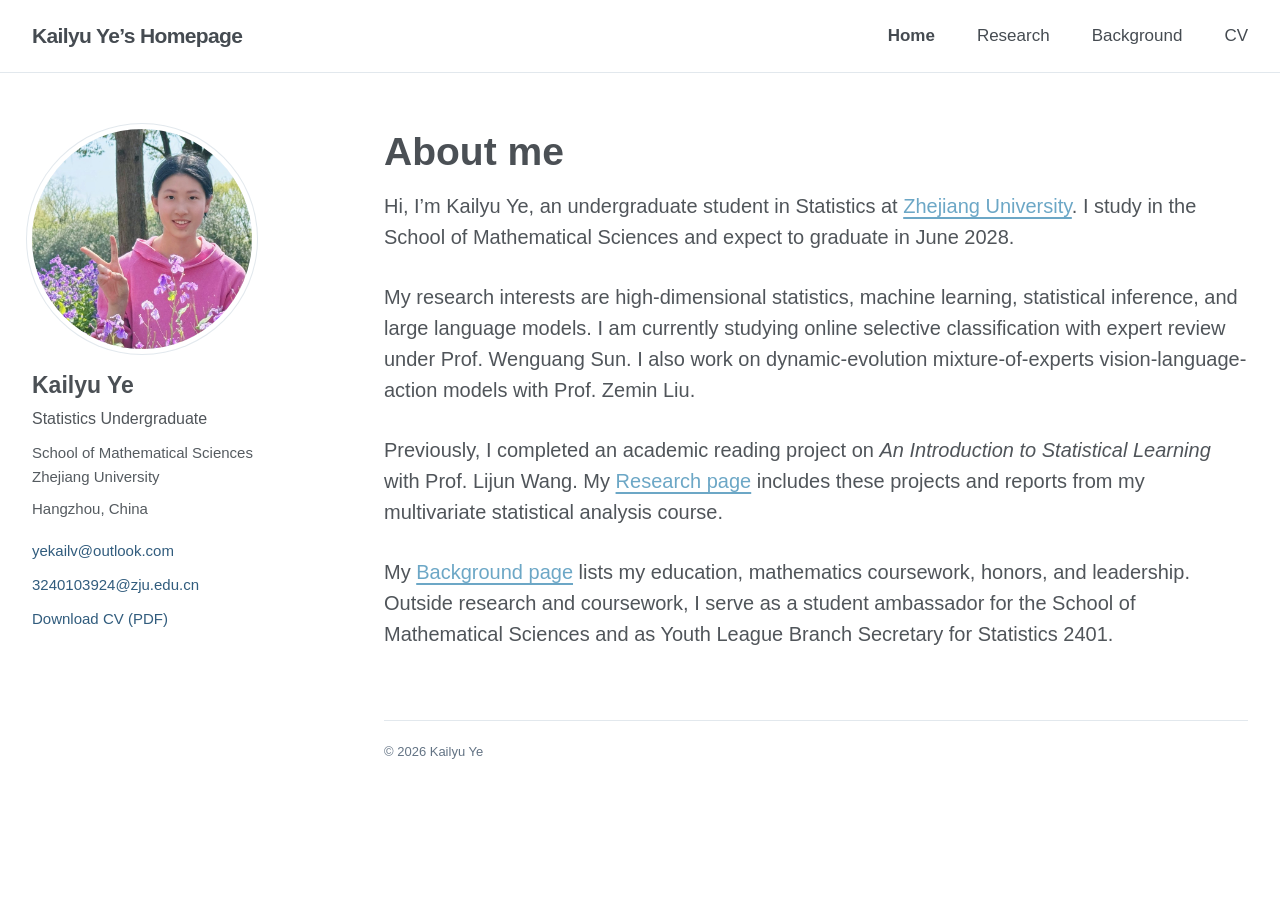
<file: index.html>
<!doctype html>
<html lang="en">
<head>
<meta charset="utf-8">
<meta name="viewport" content="width=device-width, initial-scale=1">
<meta name="description" content="Kailyu Ye, Statistics undergraduate at Zhejiang University. Research, academic projects, and CV.">
<meta name="theme-color" content="#315c7d">
<title>Home | Kailyu Ye</title>
<link rel="icon" href="favicon.svg" type="image/svg+xml">
<link rel="stylesheet" href="styles.css">
</head>
<body class="home-page">
<a class="skip" href="#main">Skip to content</a>
<header class="masthead"><nav class="nav" aria-label="Main navigation"><a class="wordmark" href="">Kailyu Ye’s Homepage</a><div class="nav-links"><a href="" aria-current="page">Home</a><a href="research/">Research</a><a href="background/">Background</a><a href="cv/">CV</a></div></nav></header>
<div class="layout"><aside class="profile" aria-label="Personal information"><img class="portrait" src="profile.jpg" alt="Portrait of Kailyu Ye" width="180" height="180"><h2>Kailyu Ye</h2><p class="role">Statistics Undergraduate</p><p class="affiliation">School of Mathematical Sciences<br>Zhejiang University</p><p class="location">Hangzhou, China</p><div class="profile-links"><a href="mailto:yekailv@outlook.com">yekailv@outlook.com</a><a href="mailto:3240103924@zju.edu.cn">3240103924@zju.edu.cn</a><a href="Kailyu_Ye_CV.pdf" target="_blank" rel="noopener">Download CV (PDF)</a></div></aside><main id="main"><section class="page-intro"><h1>About me</h1><p>Hi, I’m Kailyu Ye, an undergraduate student in Statistics at <a href="https://www.zju.edu.cn/english/">Zhejiang University</a>. I study in the School of Mathematical Sciences and expect to graduate in June 2028.</p><p>My research interests are high-dimensional statistics, machine learning, statistical inference, and large language models. I am currently studying online selective classification with expert review under Prof. Wenguang Sun. I also work on dynamic-evolution mixture-of-experts vision-language-action models with Prof. Zemin Liu.</p><p>Previously, I completed an academic reading project on <em>An Introduction to Statistical Learning</em> with Prof. Lijun Wang. My <a href="research/">Research page</a> includes these projects and reports from my multivariate statistical analysis course.</p><p>My <a href="background/">Background page</a> lists my education, mathematics coursework, honors, and leadership. Outside research and coursework, I serve as a student ambassador for the School of Mathematical Sciences and as Youth League Branch Secretary for Statistics 2401.</p></section><footer>© 2026 Kailyu Ye</footer></main></div>
</body>
</html>
</file>
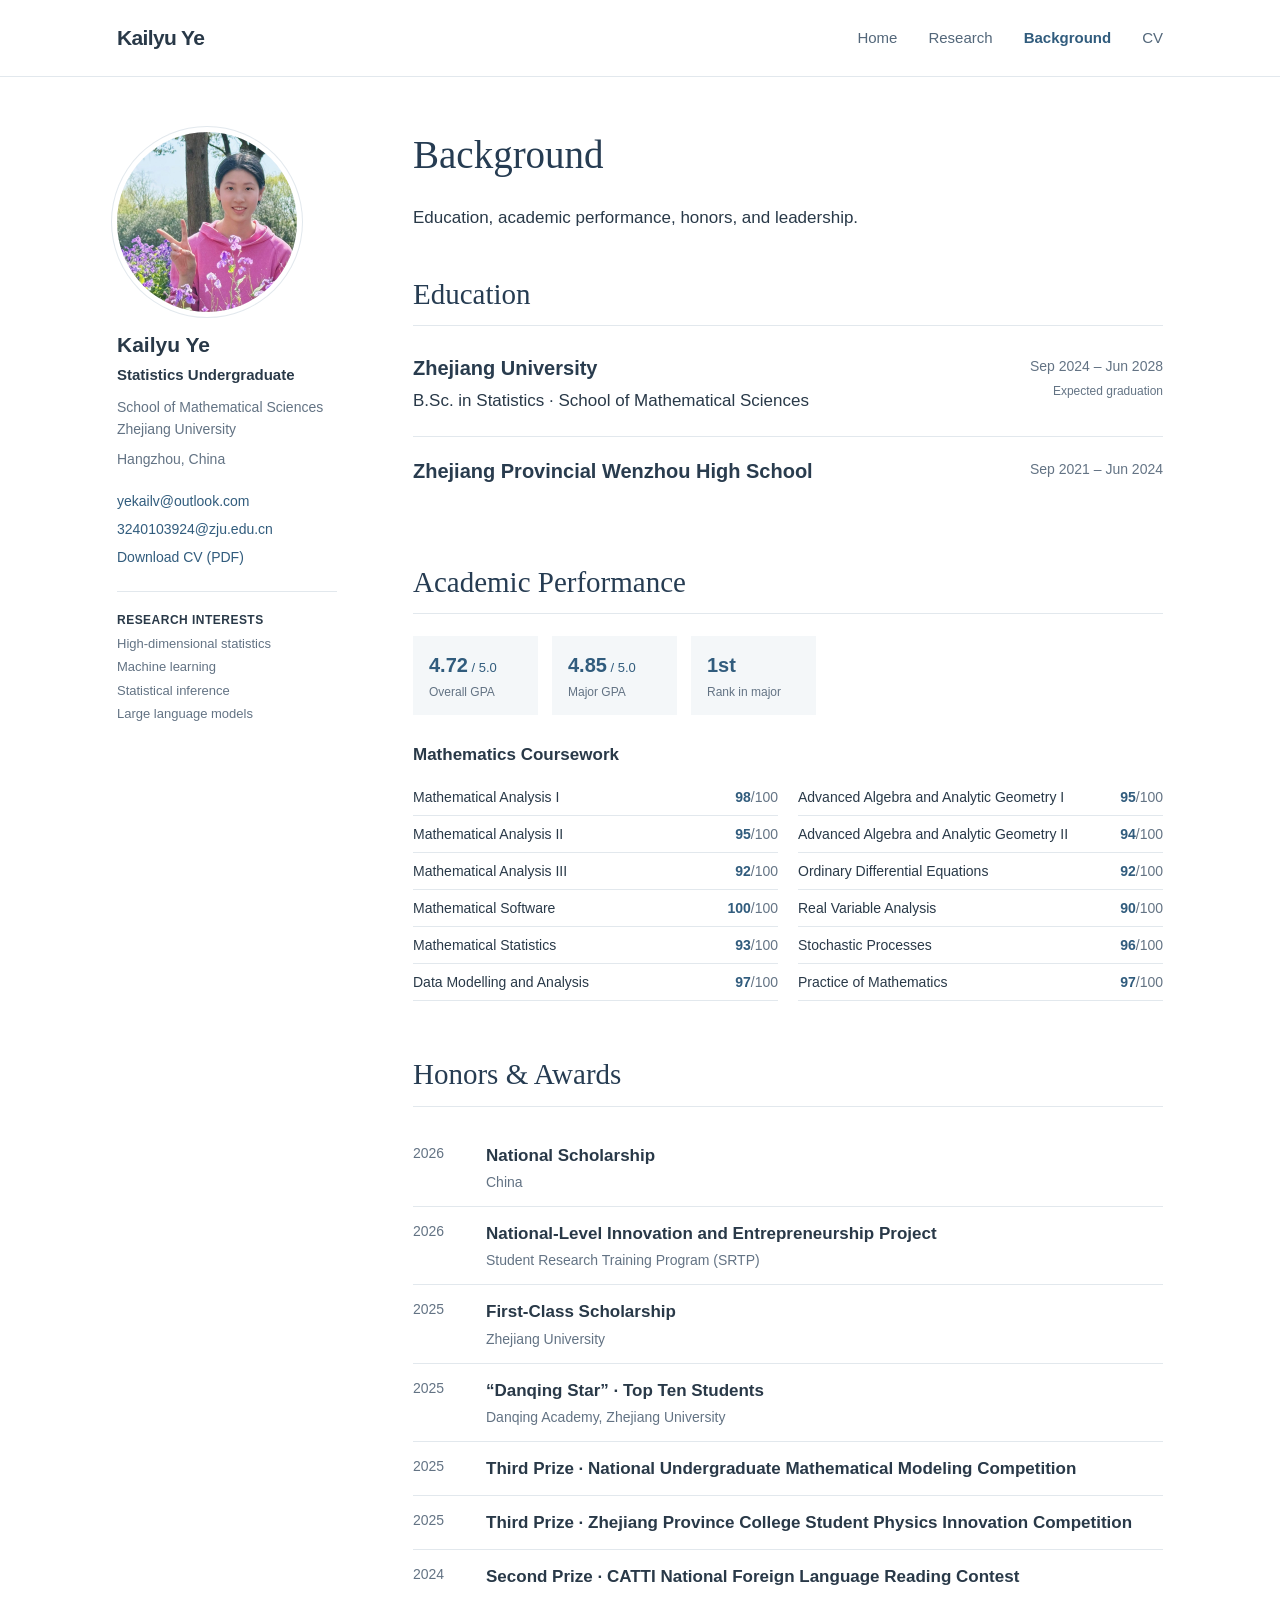
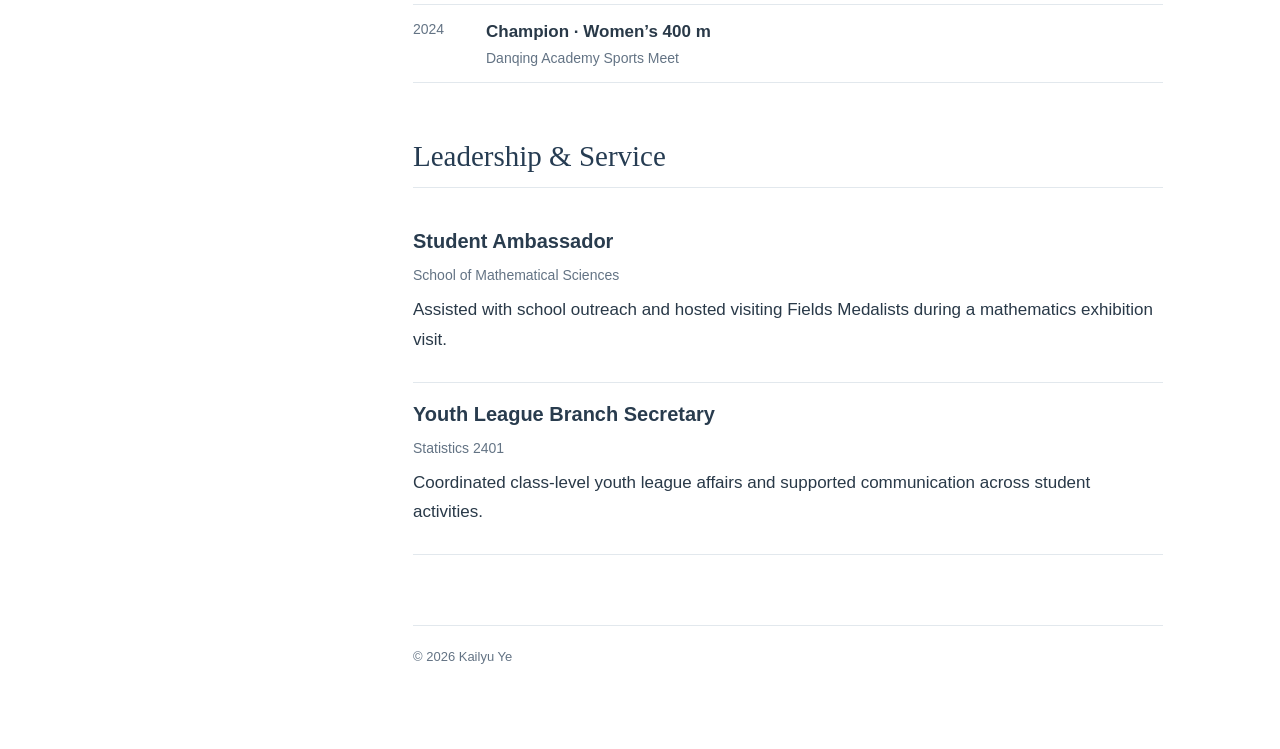
<file: background/index.html>
<!doctype html>
<html lang="en">
<head>
<meta charset="utf-8">
<meta name="viewport" content="width=device-width, initial-scale=1">
<meta name="description" content="Kailyu Ye, Statistics undergraduate at Zhejiang University. Research, academic projects, and CV.">
<meta name="theme-color" content="#315c7d">
<title>Background | Kailyu Ye</title>
<link rel="icon" href="../favicon.svg" type="image/svg+xml">
<link rel="stylesheet" href="../styles.css">
</head>
<body>
<a class="skip" href="#main">Skip to content</a>
<header class="masthead"><nav class="nav" aria-label="Main navigation"><a class="wordmark" href="../">Kailyu Ye</a><div class="nav-links"><a href="../">Home</a><a href="../research/">Research</a><a href="../background/" aria-current="page">Background</a><a href="../cv/">CV</a></div></nav></header>
<div class="layout"><aside class="profile" aria-label="Personal information"><img class="portrait" src="../profile.jpg" alt="Portrait of Kailyu Ye" width="180" height="180"><h2>Kailyu Ye</h2><p class="role">Statistics Undergraduate</p><p class="affiliation">School of Mathematical Sciences<br>Zhejiang University</p><p class="location">Hangzhou, China</p><div class="profile-links"><a href="mailto:yekailv@outlook.com">yekailv@outlook.com</a><a href="mailto:3240103924@zju.edu.cn">3240103924@zju.edu.cn</a><a href="../Kailyu_Ye_CV.pdf" target="_blank" rel="noopener">Download CV (PDF)</a></div><p class="interests"><strong>Research interests</strong><br>High-dimensional statistics<br>Machine learning<br>Statistical inference<br>Large language models</p></aside><main id="main"><section class="page-intro"><h1>Background</h1><p>Education, academic performance, honors, and leadership.</p></section><section class="content-section" id="education"><h2>Education</h2><div class="education-row"><div><h3>Zhejiang University</h3><p>B.Sc. in Statistics · School of Mathematical Sciences</p></div><time>Sep 2024 – Jun 2028<br><small>Expected graduation</small></time></div>
      <div class="education-row secondary"><div><h3>Zhejiang Provincial Wenzhou High School</h3></div><time>Sep 2021 – Jun 2024</time></div>
      </section><section class="content-section" id="coursework"><h2>Academic Performance</h2><div class="academic-stats"><div><strong>4.72<span> / 5.0</span></strong><span>Overall GPA</span></div><div><strong>4.85<span> / 5.0</span></strong><span>Major GPA</span></div><div><strong>1st</strong><span>Rank in major</span></div></div><h3 class="minor-heading">Mathematics Coursework</h3><dl class="courses"><div><dt>Mathematical Analysis I</dt><dd>98<span>/100</span></dd></div><div><dt>Advanced Algebra and Analytic Geometry I</dt><dd>95<span>/100</span></dd></div><div><dt>Mathematical Analysis II</dt><dd>95<span>/100</span></dd></div><div><dt>Advanced Algebra and Analytic Geometry II</dt><dd>94<span>/100</span></dd></div><div><dt>Mathematical Analysis III</dt><dd>92<span>/100</span></dd></div><div><dt>Ordinary Differential Equations</dt><dd>92<span>/100</span></dd></div><div><dt>Mathematical Software</dt><dd>100<span>/100</span></dd></div><div><dt>Real Variable Analysis</dt><dd>90<span>/100</span></dd></div><div><dt>Mathematical Statistics</dt><dd>93<span>/100</span></dd></div><div><dt>Stochastic Processes</dt><dd>96<span>/100</span></dd></div><div><dt>Data Modelling and Analysis</dt><dd>97<span>/100</span></dd></div><div><dt>Practice of Mathematics</dt><dd>97<span>/100</span></dd></div></dl></section><section class="content-section" id="honors"><h2>Honors &amp; Awards</h2><ul class="awards"><li><time>2026</time><div><strong>National Scholarship</strong><span>China</span></div></li><li><time>2026</time><div><strong>National-Level Innovation and Entrepreneurship Project</strong><span>Student Research Training Program (SRTP)</span></div></li><li><time>2025</time><div><strong>First-Class Scholarship</strong><span>Zhejiang University</span></div></li><li><time>2025</time><div><strong>“Danqing Star” · Top Ten Students</strong><span>Danqing Academy, Zhejiang University</span></div></li><li><time>2025</time><div><strong>Third Prize · National Undergraduate Mathematical Modeling Competition</strong></div></li><li><time>2025</time><div><strong>Third Prize · Zhejiang Province College Student Physics Innovation Competition</strong></div></li><li><time>2024</time><div><strong>Second Prize · CATTI National Foreign Language Reading Contest</strong></div></li><li><time>2024</time><div><strong>Champion · Women’s 400 m</strong><span>Danqing Academy Sports Meet</span></div></li></ul></section><section class="content-section" id="service"><h2>Leadership &amp; Service</h2><div class="service-item"><h3>Student Ambassador</h3><p class="subline">School of Mathematical Sciences</p><p>Assisted with school outreach and hosted visiting Fields Medalists during a mathematics exhibition visit.</p></div>
      <div class="service-item"><h3>Youth League Branch Secretary</h3><p class="subline">Statistics 2401</p><p>Coordinated class-level youth league affairs and supported communication across student activities.</p></div></section><footer>© 2026 Kailyu Ye</footer></main></div>
</body>
</html>
</file>
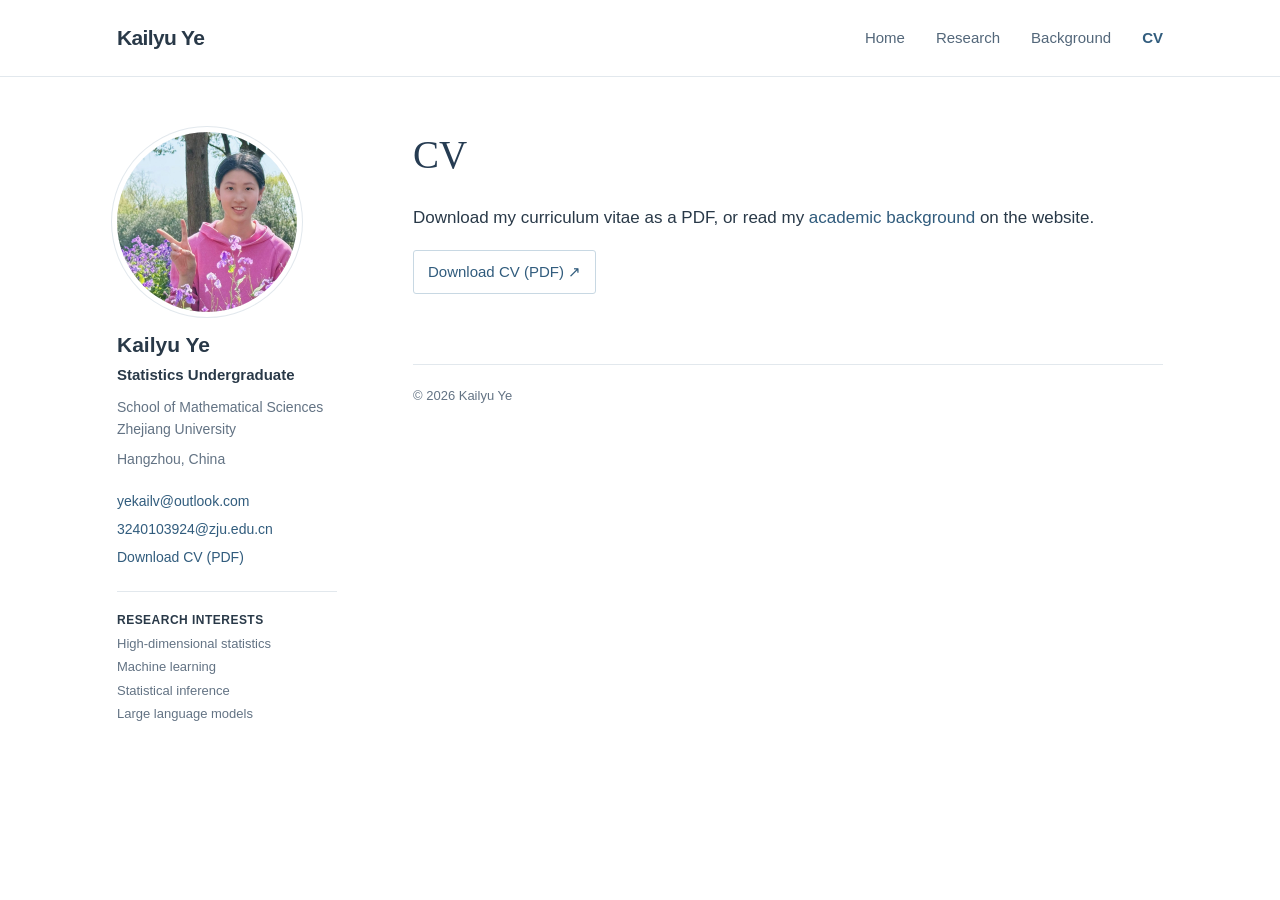
<file: cv/index.html>
<!doctype html>
<html lang="en">
<head>
<meta charset="utf-8">
<meta name="viewport" content="width=device-width, initial-scale=1">
<meta name="description" content="Kailyu Ye, Statistics undergraduate at Zhejiang University. Research, academic projects, and CV.">
<meta name="theme-color" content="#315c7d">
<title>CV | Kailyu Ye</title>
<link rel="icon" href="../favicon.svg" type="image/svg+xml">
<link rel="stylesheet" href="../styles.css">
</head>
<body>
<a class="skip" href="#main">Skip to content</a>
<header class="masthead"><nav class="nav" aria-label="Main navigation"><a class="wordmark" href="../">Kailyu Ye</a><div class="nav-links"><a href="../">Home</a><a href="../research/">Research</a><a href="../background/">Background</a><a href="../cv/" aria-current="page">CV</a></div></nav></header>
<div class="layout"><aside class="profile" aria-label="Personal information"><img class="portrait" src="../profile.jpg" alt="Portrait of Kailyu Ye" width="180" height="180"><h2>Kailyu Ye</h2><p class="role">Statistics Undergraduate</p><p class="affiliation">School of Mathematical Sciences<br>Zhejiang University</p><p class="location">Hangzhou, China</p><div class="profile-links"><a href="mailto:yekailv@outlook.com">yekailv@outlook.com</a><a href="mailto:3240103924@zju.edu.cn">3240103924@zju.edu.cn</a><a href="../Kailyu_Ye_CV.pdf" target="_blank" rel="noopener">Download CV (PDF)</a></div><p class="interests"><strong>Research interests</strong><br>High-dimensional statistics<br>Machine learning<br>Statistical inference<br>Large language models</p></aside><main id="main"><section class="page-intro"><h1>CV</h1><p>Download my curriculum vitae as a PDF, or read my <a href="../background/">academic background</a> on the website.</p><p><a class="download" href="../Kailyu_Ye_CV.pdf" target="_blank" rel="noopener">Download CV (PDF) ↗</a></p></section><footer>© 2026 Kailyu Ye</footer></main></div>
</body>
</html>
</file>
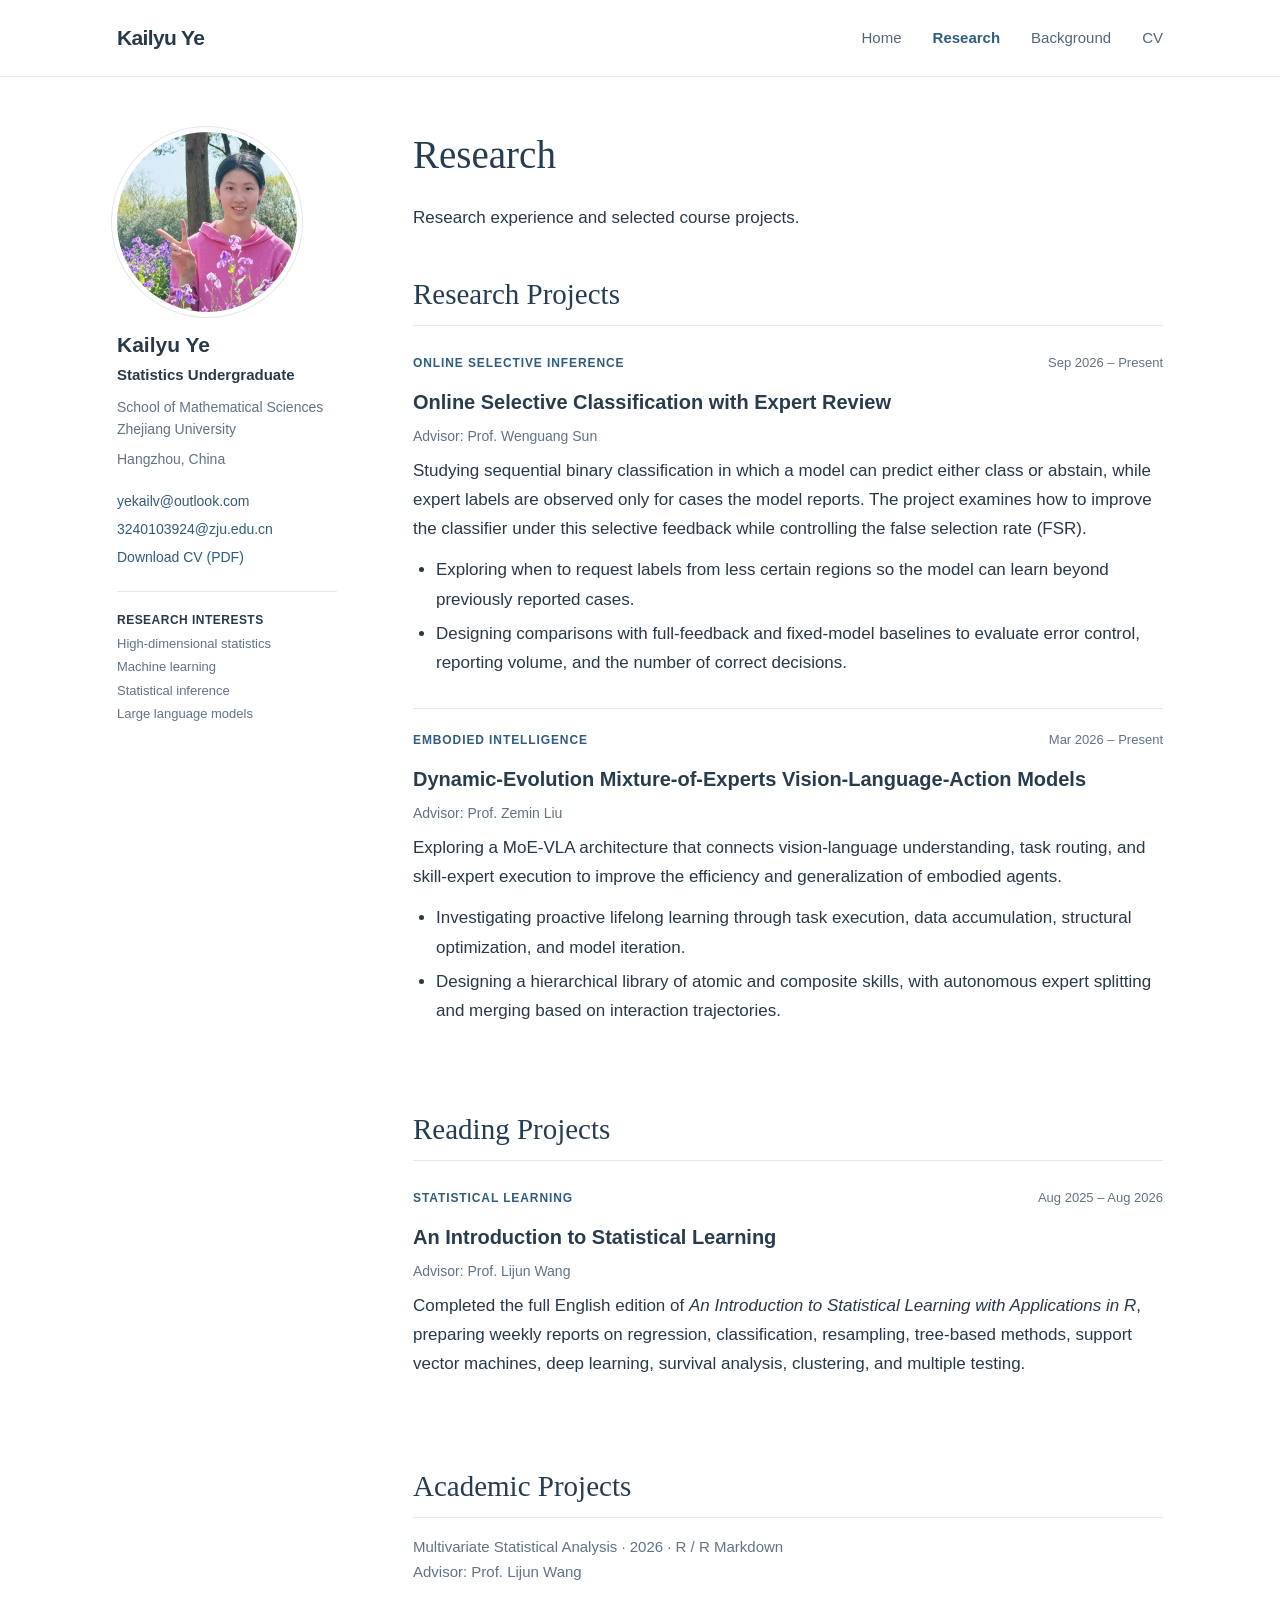
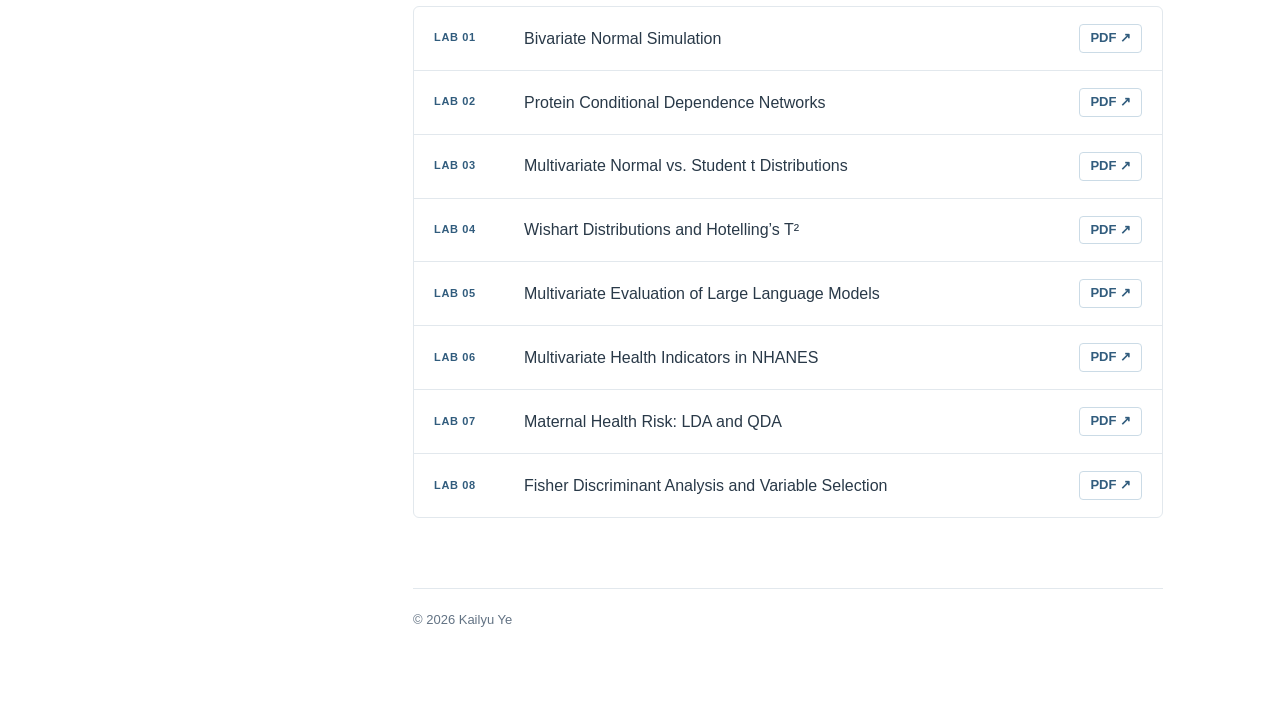
<file: research/index.html>
<!doctype html>
<html lang="en">
<head>
<meta charset="utf-8">
<meta name="viewport" content="width=device-width, initial-scale=1">
<meta name="description" content="Kailyu Ye, Statistics undergraduate at Zhejiang University. Research, academic projects, and CV.">
<meta name="theme-color" content="#315c7d">
<title>Research | Kailyu Ye</title>
<link rel="icon" href="../favicon.svg" type="image/svg+xml">
<link rel="stylesheet" href="../styles.css?v=20261124-labs">
</head>
<body>
<a class="skip" href="#main">Skip to content</a>
<header class="masthead"><nav class="nav" aria-label="Main navigation"><a class="wordmark" href="../">Kailyu Ye</a><div class="nav-links"><a href="../">Home</a><a href="../research/" aria-current="page">Research</a><a href="../background/">Background</a><a href="../cv/">CV</a></div></nav></header>
<div class="layout"><aside class="profile" aria-label="Personal information"><img class="portrait" src="../profile.jpg" alt="Portrait of Kailyu Ye" width="180" height="180"><h2>Kailyu Ye</h2><p class="role">Statistics Undergraduate</p><p class="affiliation">School of Mathematical Sciences<br>Zhejiang University</p><p class="location">Hangzhou, China</p><div class="profile-links"><a href="mailto:yekailv@outlook.com">yekailv@outlook.com</a><a href="mailto:3240103924@zju.edu.cn">3240103924@zju.edu.cn</a><a href="../Kailyu_Ye_CV.pdf" target="_blank" rel="noopener">Download CV (PDF)</a></div><p class="interests"><strong>Research interests</strong><br>High-dimensional statistics<br>Machine learning<br>Statistical inference<br>Large language models</p></aside><main id="main"><section class="page-intro"><h1>Research</h1><p>Research experience and selected course projects.</p></section><section id="research-projects" class="content-section"><h2>Research Projects</h2><article class="research-item">
        <div class="item-meta"><span class="tag">ONLINE SELECTIVE INFERENCE</span><time>Sep 2026 – Present</time></div>
        <h3>Online Selective Classification with Expert Review</h3>
        <p class="subline">Advisor: Prof. Wenguang Sun</p>
        <p>Studying sequential binary classification in which a model can predict either class or abstain, while expert labels are observed only for cases the model reports. The project examines how to improve the classifier under this selective feedback while controlling the false selection rate (FSR).</p>
        <ul><li>Exploring when to request labels from less certain regions so the model can learn beyond previously reported cases.</li><li>Designing comparisons with full-feedback and fixed-model baselines to evaluate error control, reporting volume, and the number of correct decisions.</li></ul>
      </article>
      <article class="research-item">
        <div class="item-meta"><span class="tag">EMBODIED INTELLIGENCE</span><time>Mar 2026 – Present</time></div>
        <h3>Dynamic-Evolution Mixture-of-Experts<br class="desktop-break"> Vision-Language-Action Models</h3>
        <p class="subline">Advisor: Prof. Zemin Liu</p>
        <p>Exploring a MoE-VLA architecture that connects vision-language understanding, task routing, and skill-expert execution to improve the efficiency and generalization of embodied agents.</p>
        <ul><li>Investigating proactive lifelong learning through task execution, data accumulation, structural optimization, and model iteration.</li><li>Designing a hierarchical library of atomic and composite skills, with autonomous expert splitting and merging based on interaction trajectories.</li></ul>
      </article>
      </section><section id="reading-project" class="content-section"><h2>Reading Projects</h2><article class="research-item">
        <div class="item-meta"><span class="tag">STATISTICAL LEARNING</span><time>Aug 2025 – Aug 2026</time></div>
        <h3>An Introduction to Statistical Learning</h3>
        <p class="subline">Advisor: Prof. Lijun Wang</p>
        <p>Completed the full English edition of <em>An Introduction to Statistical Learning with Applications in R</em>, preparing weekly reports on regression, classification, resampling, tree-based methods, support vector machines, deep learning, survival analysis, clustering, and multiple testing.</p>
      </article></section><section id="academic-projects" class="content-section"><h2>Academic Projects</h2><div class="project-context"><span>Multivariate Statistical Analysis · 2026 · R / R Markdown</span><span>Advisor: Prof. Lijun Wang</span></div><ul class="lab-list"><li><span class="tag">LAB 01</span><span class="lab-title">Bivariate Normal Simulation</span><a href="../projects/multivariate/lab01.pdf" target="_blank" rel="noopener" aria-label="Open LAB 01 PDF report">PDF ↗</a></li><li><span class="tag">LAB 02</span><span class="lab-title">Protein Conditional Dependence Networks</span><a href="../projects/multivariate/lab02.pdf" target="_blank" rel="noopener" aria-label="Open LAB 02 PDF report">PDF ↗</a></li><li><span class="tag">LAB 03</span><span class="lab-title">Multivariate Normal vs. Student t Distributions</span><a href="../projects/multivariate/lab03.pdf" target="_blank" rel="noopener" aria-label="Open LAB 03 PDF report">PDF ↗</a></li><li><span class="tag">LAB 04</span><span class="lab-title">Wishart Distributions and Hotelling’s T²</span><a href="../projects/multivariate/lab04.pdf" target="_blank" rel="noopener" aria-label="Open LAB 04 PDF report">PDF ↗</a></li><li><span class="tag">LAB 05</span><span class="lab-title">Multivariate Evaluation of Large Language Models</span><a href="../projects/multivariate/lab05.pdf" target="_blank" rel="noopener" aria-label="Open LAB 05 PDF report">PDF ↗</a></li><li><span class="tag">LAB 06</span><span class="lab-title">Multivariate Health Indicators in NHANES</span><a href="../projects/multivariate/lab06.pdf" target="_blank" rel="noopener" aria-label="Open LAB 06 PDF report">PDF ↗</a></li><li><span class="tag">LAB 07</span><span class="lab-title">Maternal Health Risk: LDA and QDA</span><a href="../projects/multivariate/lab07.pdf" target="_blank" rel="noopener" aria-label="Open LAB 07 PDF report">PDF ↗</a></li><li><span class="tag">LAB 08</span><span class="lab-title">Fisher Discriminant Analysis and Variable Selection</span><a href="../projects/multivariate/lab08.pdf" target="_blank" rel="noopener" aria-label="Open LAB 08 PDF report">PDF ↗</a></li></ul></section><footer>© 2026 Kailyu Ye</footer></main></div>
</body>
</html>
</file>
<file: styles.css>
:root{--ink:#293948;--muted:#637384;--link:#315c7d;--line:#e2e8ed;--pale:#f4f7f9}
*{box-sizing:border-box}
html{scroll-behavior:smooth}
body{margin:0;background:#fff;color:var(--ink);font:17px/1.72 -apple-system,BlinkMacSystemFont,"Segoe UI",Arial,sans-serif}
a{color:var(--link);text-decoration:none;text-underline-offset:4px}
a:hover{text-decoration:underline}
a:focus-visible{outline:3px solid #8bb8d6;outline-offset:4px}
.skip{position:absolute;left:16px;top:-60px;background:white;padding:7px 12px;z-index:10}.skip:focus{top:8px}
.masthead{border-bottom:1px solid var(--line);background:white}
.nav{max-width:1110px;margin:auto;padding:0 32px;min-height:76px;display:flex;align-items:center;justify-content:space-between;gap:30px}
.wordmark{color:var(--ink);font-size:21px;font-weight:700;letter-spacing:-.03em}
.nav-links{display:flex;align-items:center;gap:31px}.nav-links a{color:#53677a;font-size:15px}.nav-links a[aria-current]{color:var(--link);font-weight:700}
.layout{max-width:1110px;margin:0 auto;padding:55px 32px 80px;display:grid;grid-template-columns:220px minmax(0,1fr);gap:76px}
.profile{align-self:start}.portrait{width:180px;height:180px;object-fit:cover;object-position:65% 35%;border-radius:4px;display:block}
.profile h2{font-size:21px;line-height:1.3;margin:19px 0 4px}.role{font-size:15px;font-weight:600;margin:0}.affiliation,.location{font-size:14px;color:var(--muted);line-height:1.55;margin:9px 0}.profile-links{display:flex;flex-direction:column;align-items:flex-start;gap:4px;margin-top:18px;font-size:14px;overflow-wrap:anywhere}.interests{border-top:1px solid var(--line);padding-top:16px;margin-top:22px;color:var(--muted);font-size:13px;line-height:1.8}.interests strong{color:var(--ink);font-size:12px;letter-spacing:.04em;text-transform:uppercase}
main{min-width:0;max-width:760px}.page-intro h1{font-family:Georgia,"Times New Roman",serif;color:#263c52;font-weight:400;font-size:39px;line-height:1.2;margin:0 0 24px}.page-intro p{margin:0 0 18px}.page-intro{margin-bottom:44px}
.content-section{margin:0 0 55px}.content-section>h2{font-family:Georgia,"Times New Roman",serif;font-weight:400;color:#263c52;font-size:29px;line-height:1.25;margin:0 0 22px;padding-bottom:13px;border-bottom:1px solid var(--line)}.section-note{color:var(--muted);font-size:14px;margin:-5px 0 18px}
.research-item{padding:20px 0 26px;border-bottom:1px solid var(--line)}.research-item:first-of-type{padding-top:4px}.research-item:last-child{border-bottom:0}.item-meta{display:flex;justify-content:space-between;gap:18px;align-items:baseline;color:var(--muted);font-size:13px}.tag{font-size:12px;font-weight:700;letter-spacing:.075em;color:var(--link)}time{color:var(--muted);white-space:nowrap}.research-item h3,.education-row h3,.service-item h3{font-size:20px;line-height:1.4;font-weight:600;color:#293c4e;margin:13px 0 8px}.research-item p,.service-item p{margin:8px 0}.research-item .subline,.service-item .subline{color:var(--muted);font-size:14px}.research-item ul{padding-left:23px;margin:12px 0 0}.research-item li{margin:5px 0}.desktop-break{display:none}
.download{display:inline-block;border:1px solid #c8d8e3;border-radius:3px;padding:8px 14px;font-size:15px}
.education-row{display:flex;justify-content:space-between;gap:20px;padding:6px 0 20px}.education-row h3{margin:0 0 4px}.education-row p{margin:0}.education-row time{text-align:right;font-size:14px}.education-row small{font-size:12px}.education-row.secondary{border-top:1px solid var(--line);padding-top:20px}.academic-stats{display:flex;flex-wrap:wrap;gap:14px;margin:2px 0 25px}.academic-stats>div{min-width:125px;background:var(--pale);padding:12px 16px}.academic-stats strong{display:block;font-size:20px;color:var(--link)}.academic-stats strong span{font-size:13px;font-weight:400}.academic-stats>div>span{display:block;font-size:12px;color:var(--muted)}.minor-heading{font-size:17px;margin:17px 0 10px}.courses{margin:0;display:grid;grid-template-columns:1fr 1fr;column-gap:20px}.courses>div{display:flex;justify-content:space-between;gap:10px;border-bottom:1px solid var(--line);padding:6px 0;font-size:14px}.courses dd{margin:0;color:var(--link);font-weight:600}.courses dd span{color:var(--muted);font-weight:400}
.awards{list-style:none;margin:0;padding:0}.awards li{display:grid;grid-template-columns:55px 1fr;gap:18px;padding:12px 0;border-bottom:1px solid var(--line)}.awards time{font-size:14px}.awards strong{font-weight:600}.awards span{display:block;color:var(--muted);font-size:14px}.service-item{padding:4px 0 20px;border-bottom:1px solid var(--line)}
footer{border-top:1px solid var(--line);margin-top:70px;padding-top:20px;color:var(--muted);font-size:13px}
@media(max-width:760px){.nav{padding:0 20px;min-height:65px}.nav-links{gap:16px}.nav-links a{font-size:14px}.layout{display:block;padding:30px 20px 60px}.profile{display:grid;grid-template-columns:100px 1fr;column-gap:18px;align-items:start;border-bottom:1px solid var(--line);padding-bottom:22px;margin-bottom:34px}.portrait{grid-row:1/5;width:100px;height:100px}.profile h2{margin:0}.role,.affiliation,.location{margin:0}.profile-links,.interests{grid-column:1/-1}.profile-links{margin-top:16px}.interests{margin:16px 0 0}.page-intro h1{font-size:34px}.content-section>h2{font-size:26px}.item-meta{flex-wrap:wrap;gap:3px}.education-row{display:block}.education-row time{display:block;text-align:left;margin-top:5px}.courses{grid-template-columns:1fr}}
@media(max-width:430px){.wordmark{font-size:18px}.nav-links{gap:11px}.nav-links a{font-size:13px}.layout{padding-left:17px;padding-right:17px}.academic-stats>div{min-width:calc(50% - 7px)}}

.project-context{display:flex;flex-direction:column;gap:3px;color:var(--muted);font-size:15px;line-height:1.5;margin:-4px 0 22px}
.lab-list{list-style:none;margin:0;padding:0;border:1px solid var(--line);border-radius:6px;overflow:hidden;background:#fff}
.lab-list li{list-style:none;display:grid;grid-template-columns:70px minmax(0,1fr) 72px;gap:20px;align-items:center;padding:17px 20px;border-bottom:1px solid var(--line);font-size:16px;line-height:1.45}
.lab-list li:last-child{border-bottom:0}
.lab-list li:hover{background:var(--pale)}
.lab-list .tag{font-size:11px;letter-spacing:.06em;white-space:nowrap}
.lab-list .lab-title{font-weight:500;color:var(--ink)}
.lab-list a{justify-self:end;white-space:nowrap;border:1px solid #cbdbe6;border-radius:4px;padding:5px 10px;font-size:13px;font-weight:600;line-height:1.3}
.lab-list a:hover{background:#eaf2f7;text-decoration:none}
@media(max-width:600px){.lab-list li{grid-template-columns:1fr auto;gap:4px 12px;padding:14px 15px}.lab-list .tag{grid-column:1/-1}.lab-list .lab-title{grid-column:1}.lab-list a{grid-column:2;grid-row:2}}


@media(max-width:500px){.nav{flex-wrap:wrap;gap:0;padding-top:10px;padding-bottom:10px}.nav-links{width:100%;justify-content:space-between;gap:8px}.nav-links a{font-size:13px}}

/* Home layout inspired by the supplied reference screenshot. */
.portrait{border-radius:50%;box-shadow:0 0 0 5px #fff,0 0 0 6px var(--line)}
.home-page{color:#50555a}
.home-page .nav,.home-page .layout{max-width:1380px}
.home-page .nav{min-height:72px}
.home-page .wordmark{color:#454b51;font-size:21px}
.home-page .nav-links{gap:42px}
.home-page .nav-links a{color:#454b51;font-size:17px}
.home-page .layout{grid-template-columns:270px minmax(0,1fr);gap:82px;padding-top:56px}
.home-page .profile{max-width:270px}
.home-page .portrait{width:220px;height:220px}
.home-page .profile h2{font-size:23px;color:#4b5055;margin-top:22px}
.home-page .role{font-weight:400;font-size:16px}
.home-page .affiliation,.home-page .location{font-size:15px;color:#555b60}
.home-page .profile-links{font-size:15px;gap:8px}
.home-page main{max-width:920px}
.home-page .page-intro{font-size:20px;line-height:1.55}
.home-page .page-intro h1{font-family:inherit;font-weight:700;color:#4b5055;font-size:39px;margin:0 0 15px}
.home-page .page-intro p{margin-bottom:29px}
.home-page .page-intro a{color:#6ca7c6;text-decoration:underline}
@media(max-width:900px){.home-page .layout{grid-template-columns:220px minmax(0,1fr);gap:45px}.home-page .portrait{width:190px;height:190px}.home-page .page-intro{font-size:18px}}
@media(max-width:760px){.home-page .layout{display:block;padding-top:32px}.home-page .profile{max-width:none}.home-page .portrait{width:100px;height:100px}.home-page .profile h2{margin-top:0}.home-page .page-intro h1{font-size:34px}.home-page .page-intro{font-size:17px}.home-page .nav-links{gap:16px}}
@media(max-width:500px){.home-page .nav-links{justify-content:flex-start;gap:24px}.home-page .nav-links a{font-size:14px}}
</file>
